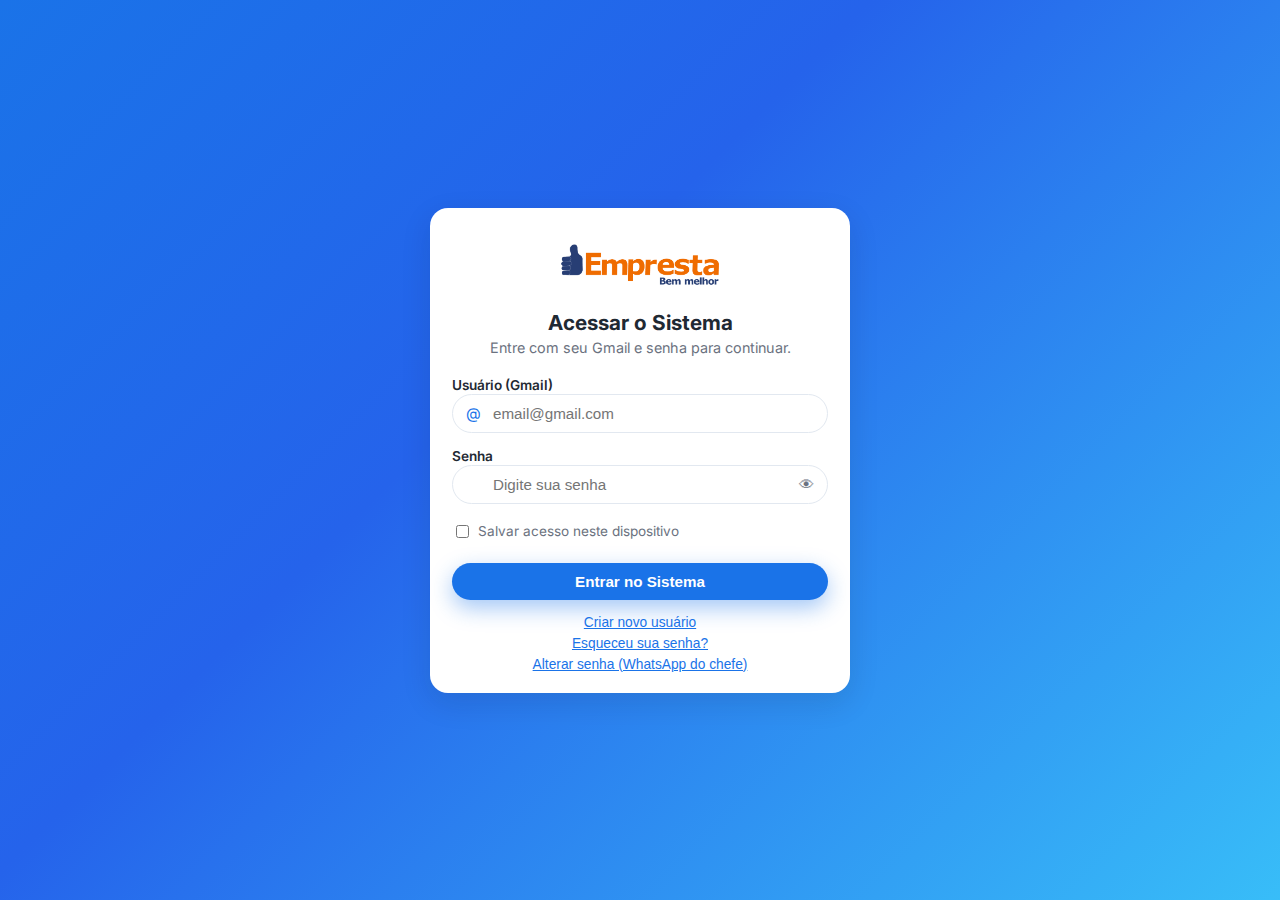
<file: index.html>
<!DOCTYPE html>
<html lang="pt-BR">
<head>
  <meta charset="UTF-8" />
  <meta name="viewport" content="width=device-width, initial-scale=1.0" />
  <title>Login — Sistema Financeiro</title>
  <link rel="stylesheet" href="css/style.css" />
  <link href="https://fonts.googleapis.com/css2?family=Inter:wght@400;500;600;700&display=swap" rel="stylesheet">
</head>

<body class="login-body">

  <div class="login-wrapper">
    <div class="login-card">

      <div class="login-header">
        <img src="icons/logo.png" class="login-logo" alt="Logo" />
        <h1 class="login-title">Acessar o Sistema</h1>
        <p class="login-subtitle">Entre com seu Gmail e senha para continuar.</p>
      </div>

      <!-- FORM LOGIN -->
      <form id="loginForm" class="login-form">

        <div>
          <label class="form-label" for="email">Usuário (Gmail)</label>
          <div class="input-box">
            <span class="input-icon">@</span>
            <input type="email" id="email" placeholder="email@gmail.com" required />
          </div>
        </div>

        <div>
          <label class="form-label" for="password">Senha</label>
          <div class="input-box">
            <span class="input-icon eye" id="togglePassword">👁</span>
            <input type="password" id="password" placeholder="Digite sua senha" required />
          </div>
        </div>

        <label class="remember-line">
          <input type="checkbox" id="rememberMe" />
          Salvar acesso neste dispositivo
        </label>

        <button type="submit" class="btn-primary full">Entrar no Sistema</button>
      </form>

      <div class="login-links">
        <button class="link" id="btnCreateUser">Criar novo usuário</button>
        <button class="link" id="btnForgotPassword">Esqueceu sua senha?</button>
        <button class="link" id="btnChangePassword">Alterar senha (WhatsApp do chefe)</button>
      </div>

    </div>
  </div>

  <!-- ============================= MODAL — CRIAR NOVO USUÁRIO ============================= -->
  <div class="modal-backdrop" id="modalCreateUser">
    <div class="modal-card">

      <div class="modal-header">
        <h2>Novo usuário</h2>
        <button class="modal-close" data-close="modalCreateUser">✕</button>
      </div>

      <p class="modal-info">
        Preencha os dados do novo usuário. O <strong>token de autorização (91710983)</strong> é obrigatório.
      </p>

      <form id="createUserForm">
        <div class="form-grid">

          <div class="form-group">
            <label for="newName">Nome completo</label>
            <input type="text" id="newName" required />
          </div>

          <div class="form-group">
            <label for="newCpf">CPF</label>
            <input type="text" id="newCpf" />
          </div>

          <div class="form-group full-width">
            <label for="newEmail">Gmail (usuario)</label>
            <input type="email" id="newEmail" required />
          </div>

          <div class="form-group">
            <label for="newPassword">Senha</label>
            <input type="password" id="newPassword" required />
          </div>

          <div class="form-group">
            <label for="newPasswordConfirm">Repetir senha</label>
            <input type="password" id="newPasswordConfirm" required />
          </div>

          <div class="form-group">
            <label for="newRole">Cargo</label>
            <select id="newRole" required>
              <option value="">Selecione...</option>
              <option value="caixa">Caixa</option>
              <option value="ficheiro">Ficheiro</option>
              <option value="motoboy">Motoboy</option>
              <option value="gerencia">Gerência</option>
              <option value="chefe">Chefe / Líder</option>
            </select>
          </div>

          <div class="form-group">
            <label for="newToken">Token de autorização</label>
            <input type="password" id="newToken" required />
            <span class="help-text">Informe o token fornecido pela liderança.</span>
          </div>

        </div>

        <div class="modal-actions">
          <button type="button" class="btn-secondary" data-close="modalCreateUser">Cancelar</button>
          <button type="submit" class="btn-primary">Salvar usuário</button>
        </div>

        <p id="createUserMessage" class="feedback-message"></p>
      </form>

    </div>
  </div>

  <!-- ============================= MODAL — ESQUECEU SENHA ============================= -->
  <div class="modal-backdrop" id="modalForgotPassword">
    <div class="modal-card small">

      <div class="modal-header">
        <h2>Esqueceu a senha?</h2>
        <button class="modal-close" data-close="modalForgotPassword">✕</button>
      </div>

      <p class="modal-info">
        Entre em contato com a gerência para redefinir sua senha.
      </p>

      <div class="modal-actions">
        <button type="button" class="btn-secondary" data-close="modalForgotPassword">Entendi</button>
      </div>

    </div>
  </div>

  <!-- ============================= MODAL — ALTERAR SENHA ============================= -->
  <div class="modal-backdrop" id="modalChangePassword">
    <div class="modal-card small">

      <div class="modal-header">
        <h2>Alterar senha</h2>
        <button class="modal-close" data-close="modalChangePassword">✕</button>
      </div>

      <p class="modal-info">
        Para alterar sua senha, fale com o chefe via WhatsApp:<br>
        <strong>(99) 99999-9999</strong>.
      </p>

      <div class="modal-actions">
        <a href="https://wa.me/5599999999999" target="_blank" class="btn-primary full" style="text-align:center;text-decoration:none;">Abrir WhatsApp</a>
      </div>

    </div>
  </div>

  <!-- TOAST -->
  <div class="toast" id="toast">
    <span id="toastMessage">Mensagem</span>
  </div>

  <!-- JS PRINCIPAL -->
  <script src="js/app.js"></script>

</body>
</html>
</file>
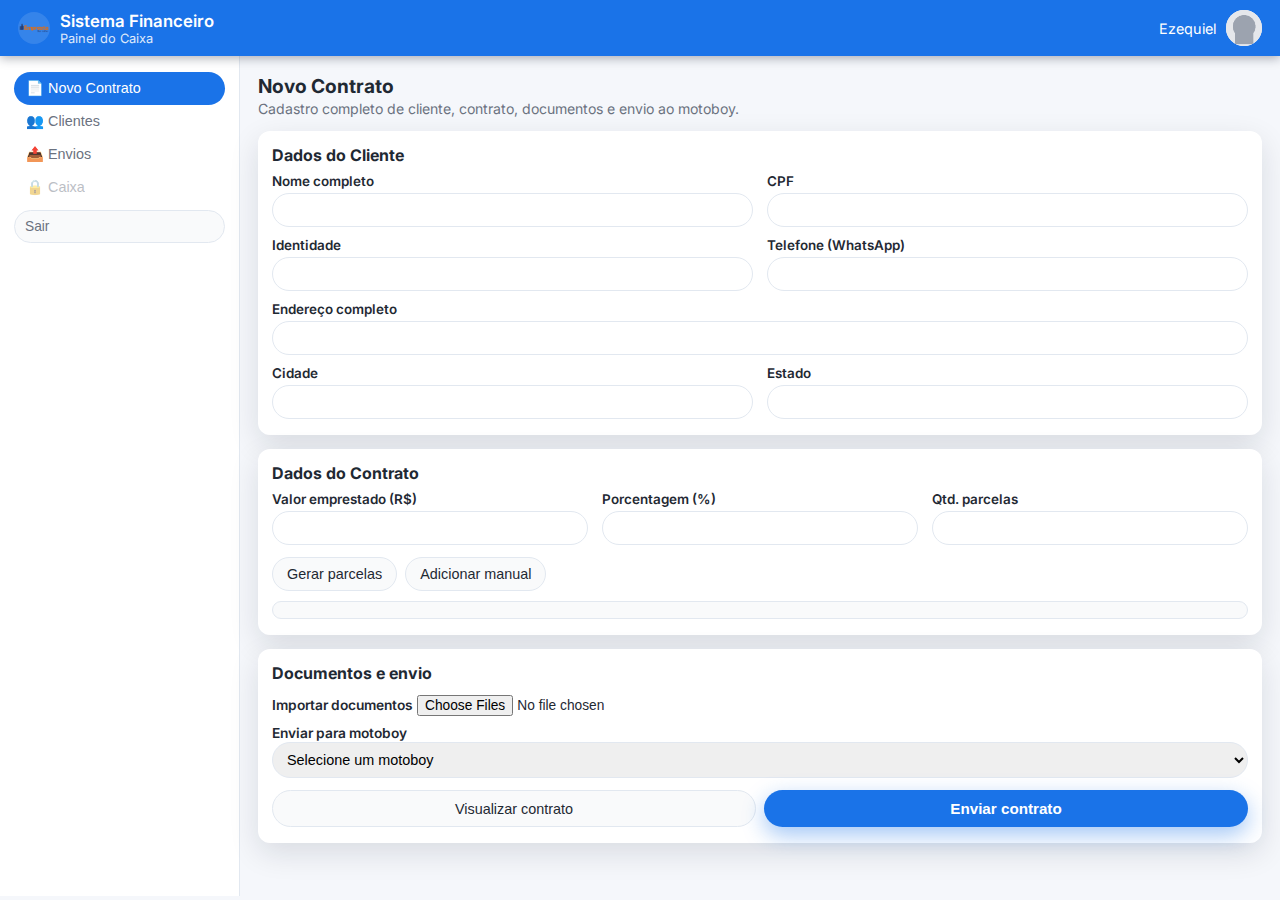
<file: caixa/caixa.html>
<!DOCTYPE html>
<html lang="pt-BR">
<head>
  <meta charset="UTF-8">
  <meta name="viewport" content="width=device-width, initial-scale=1.0">
  <title>Painel do Caixa</title>

  <link rel="stylesheet" href="../css/style.css">
  <link href="https://fonts.googleapis.com/css2?family=Inter:wght@400;500;600;700&display=swap" rel="stylesheet">

  <!-- ===================================================== -->
  <!-- CSS FINAL CORRIGIDO — MENU + SAIR + ESPAÇAMENTO       -->
  <!-- ===================================================== -->
  <style>
    html, body {
      overflow-x: hidden !important;
      max-width: 100% !important;
      font-family: "Inter", sans-serif;
    }

    /* ============================ MOBILE ============================ */
    @media (max-width: 900px) {

      /* LAYOUT */
      .panel-layout {
        flex-direction: column !important;
        width: 100% !important;
        overflow-x: hidden !important;
      }

      /* MENU SUPERIOR */
      .sidebar-new {
        position: sticky !important;
        top: 60px !important;
        z-index: 30 !important;

        width: 100% !important;
        padding: 8px 6px !important;
        background: #fff;
        border-bottom: 1px solid #e2e8f0;

        display: flex;
        justify-content: center !important;
        align-items: center !important;
      }

      .sidebar-user,
      .sidebar-section {
        display: none !important;
      }

      /* CONTAINER DOS BOTÕES */
      .sidebar-menu {
        width: 100% !important;
        display: flex;
        flex-direction: row;
        justify-content: space-between !important;
        align-items: center !important;
        gap: 6px !important;
      }

      /* BOTÕES DO MENU — altura igual, alinhamento perfeito */
      .sidebar-menu .menu-item,
      #btnLogout {
        flex: 1 !important;
        height: 36px !important;
        padding: 0 !important;

        display: flex !important;
        justify-content: center !important;
        align-items: center !important;

        font-size: 0.74rem !important;
        border-radius: 10px !important;
        white-space: nowrap !important;
      }

      /* ESTILO DO SAIR */
      #btnLogout {
        background: #fef2f2 !important;
        border: 1px solid #fecaca !important;
        color: #b91c1c !important;
      }

      /* CORREÇÃO DO TEXTO COLADO */
      .panel-main {
        margin-top: 90px !important;
        padding: 14px !important;
        width: 100% !important;
        overflow-x: hidden !important;
      }

      /* Espaço maior abaixo do "Novo Contrato" */
      .panel-header {
        margin-bottom: 26px !important;
      }

      .card-new,
      .form-item input,
      .form-item select,
      .form-grid-2,
      .form-grid-3 {
        max-width: 100% !important;
      }
    }
  </style>
</head>

<body class="panel-body">

  <!-- TOPBAR -->
  <header class="topbar">
    <div class="topbar-left">
      <img src="../icons/logo.png" class="topbar-logo" alt="Logo">
      <div class="topbar-info">
        <div class="topbar-title">Sistema Financeiro</div>
        <div style="font-size:0.8rem;opacity:.85;">Painel do Caixa</div>
      </div>
    </div>

    <div class="topbar-user">
      <span id="headerUserName">Ezequiel</span>
      <img src="../icons/user-default.png" id="headerAvatar" class="topbar-avatar" alt="Avatar">
    </div>
  </header>

  <!-- LAYOUT PRINCIPAL -->
  <div class="panel-layout">

    <!-- MENU SUPERIOR ALINHADO -->
    <aside class="sidebar-new">
      <nav class="sidebar-menu">

        <button class="menu-item active" data-section="novo-contrato">📄 Novo Contrato</button>
        <button class="menu-item" data-section="clientes">👥 Clientes</button>
        <button class="menu-item" data-section="envios">📤 Envios</button>
        <button class="menu-item disabled">🔒 Caixa</button>

        <!-- SAIR agora dentro do mesmo flex -->
        <button id="btnLogout" class="menu-item logout-btn">Sair</button>

      </nav>
    </aside>

    <!-- CONTEÚDO PRINCIPAL -->
    <main class="panel-main">

      <div class="panel-header">
        <h2 id="mainTitle">Novo Contrato
        </h2>
        <p class="panel-desc">Cadastro completo de cliente, contrato, documentos e envio ao motoboy.</p>
      </div>

      <!-- NOVO CONTRATO -->
      <section class="panel-section active" id="section-novo-contrato">
        <div class="card-new">
          <h3 class="card-title">Dados do Cliente</h3>

          <form id="contractForm">
            <div class="form-grid-2">

              <div class="form-item">
                <label>Nome completo</label>
                <input type="text" id="clienteNome">
              </div>

              <div class="form-item">
                <label>CPF</label>
                <input type="text" id="clienteCpf">
              </div>

              <div class="form-item">
                <label>Identidade</label>
                <input type="text" id="clienteRg">
              </div>

              <div class="form-item">
                <label>Telefone (WhatsApp)</label>
                <input type="text" id="clienteTelefone">
              </div>

              <div class="form-item full">
                <label>Endereço completo</label>
                <input type="text" id="clienteEndereco">
              </div>

              <div class="form-item">
                <label>Cidade</label>
                <input type="text" id="clienteCidade">
              </div>

              <div class="form-item">
                <label>Estado</label>
                <input type="text" maxlength="2" id="clienteEstado">
              </div>

            </div>
          </form>
        </div>

        <div class="card-new">
          <h3 class="card-title">Dados do Contrato</h3>

          <div class="form-grid-3">
            <div class="form-item">
              <label>Valor emprestado (R$)</label>
              <input type="number" id="valorEmprestimo">
            </div>

            <div class="form-item">
              <label>Porcentagem (%)</label>
              <input type="number" id="percentual">
            </div>

            <div class="form-item">
              <label>Qtd. parcelas</label>
              <input type="number" id="quantParcelas">
            </div>
          </div>

          <div class="action-row">
            <button class="btn-secondary" id="btnGerarParcelas">Gerar parcelas</button>
            <button class="btn-secondary" id="btnAdicionarParcela">Adicionar manual</button>
          </div>

          <div id="parcelListWrapper" class="parcel-box"></div>
        </div>

        <div class="card-new">
          <h3 class="card-title">Documentos e envio</h3>

          <label class="upload-label">Importar documentos</label>
          <input type="file" id="docsUpload" multiple class="upload-input">
          <div id="docsList" class="docs-list"></div>

          <label class="upload-label" style="margin-top:14px;">Enviar para motoboy</label>
          <select id="motoboySelect" class="select">
            <option value="">Selecione um motoboy</option>
          </select>

          <div class="action-row">
            <button class="btn-secondary full" id="btnVerContratoGerado">Visualizar contrato</button>
            <button class="btn-primary full" id="btnEnviarMotoboy">Enviar contrato</button>
          </div>
        </div>
      </section>

      <!-- CLIENTES -->
      <section class="panel-section" id="section-clientes">
        <div class="card-new">
          <h3 class="card-title">Clientes cadastrados</h3>
          <div id="clientesList"></div>
        </div>
      </section>

      <!-- ENVIOS -->
      <section class="panel-section" id="section-envios">
        <div class="card-new">
          <h3 class="card-title">Envios ao Motoboy</h3>
          <div id="enviosList"></div>
        </div>
      </section>

    </main>
  </div>

  <!-- TOAST -->
  <div class="toast" id="toast">
    <span id="toastMessage">Ação realizada.</span>
  </div>

  <script src="../js/caixa.js"></script>
</body>
</html>
</file>
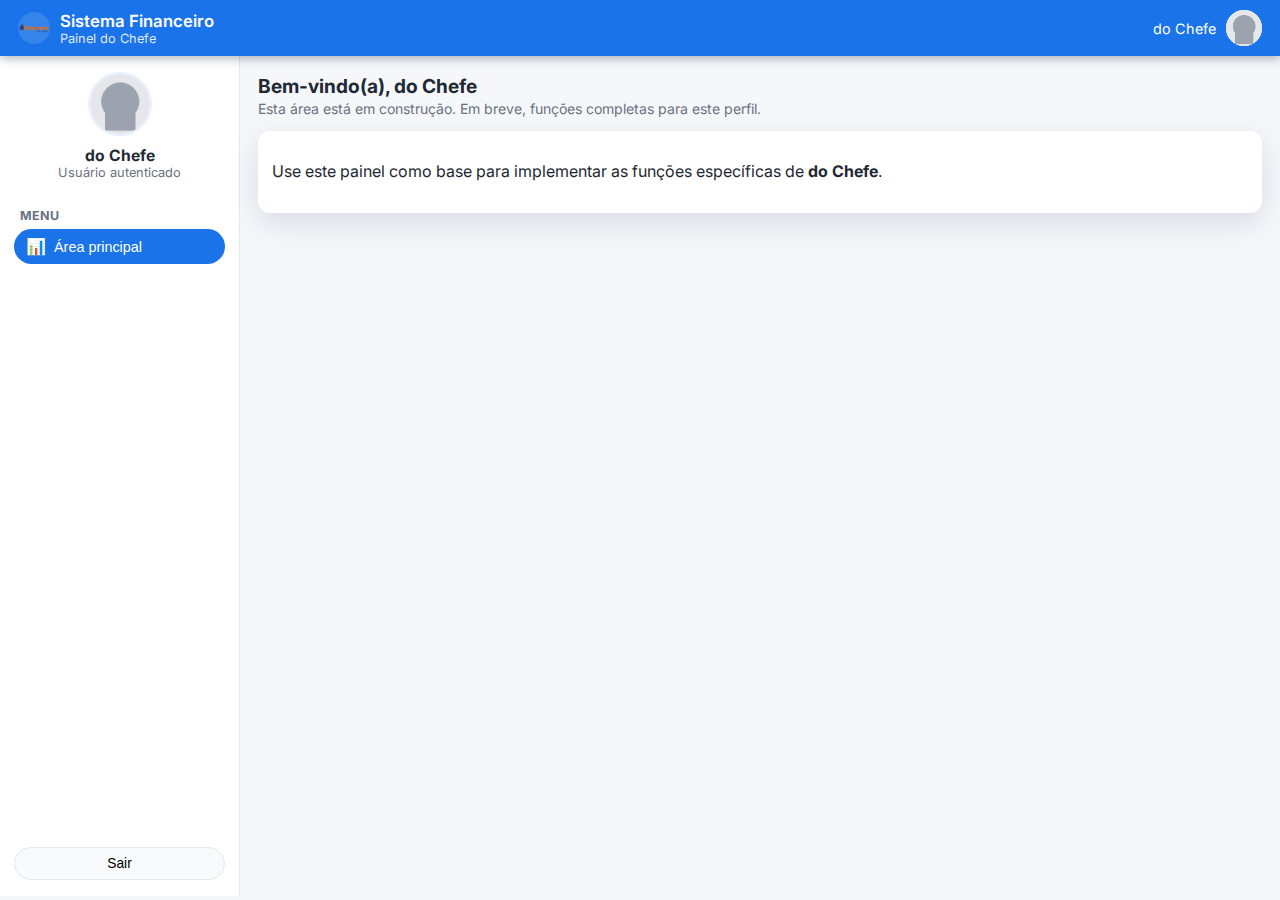
<file: chefe/chefe.html>
<!DOCTYPE html>
<html lang="pt-BR">
<head>
  <meta charset="UTF-8">
  <meta name="viewport" content="width=device-width, initial-scale=1.0">
  <title>Painel do Chefe</title>
  <link rel="stylesheet" href="../css/style.css">
  <link href="https://fonts.googleapis.com/css2?family=Inter:wght@400;500;600;700&display=swap" rel="stylesheet">
</head>
<body class="panel-body">

<header class="topbar">
  <div class="topbar-left">
    <img src="../icons/logo.png" class="topbar-logo" alt="Logo">
    <div class="topbar-info">
      <div class="topbar-title">Sistema Financeiro</div>
      <div style="font-size:0.8rem;opacity:.85;">Painel do Chefe</div>
    </div>
  </div>
  <div class="topbar-user">
    <span id="headerUserName">do Chefe</span>
    <img src="../icons/user-default.png" id="headerAvatar" class="topbar-avatar" alt="Avatar">
  </div>
</header>

<div class="panel-layout">
  <aside class="sidebar-new">
    <div class="sidebar-user">
      <img src="../icons/user-default.png" id="sidebarAvatar" class="sidebar-photo" alt="Avatar">
      <h3 id="sidebarName">do Chefe</h3>
      <p class="sidebar-role">Usuário autenticado</p>
    </div>

    <nav class="sidebar-menu">
      <h4 class="sidebar-section">Menu</h4>
      <button class="menu-item active">
        <span class="mi-icon">📊</span> Área principal
      </button>
    </nav>

    <button id="btnLogout" class="logout-btn">Sair</button>
  </aside>

  <main class="panel-main">
    <div class="panel-header">
      <h2>Bem-vindo(a), do Chefe</h2>
      <p class="panel-desc">Esta área está em construção. Em breve, funções completas para este perfil.</p>
    </div>

    <section class="panel-section active">
      <div class="card-new">
        <p>Use este painel como base para implementar as funções específicas de <strong>do Chefe</strong>.</p>
      </div>
    </section>
  </main>
</div>

<script>
  document.getElementById('btnLogout').addEventListener('click', () => {
    localStorage.removeItem('financeApp_currentUser');
    window.location.href = '../index.html';
  });
</script>

</body>
</html>
</file>
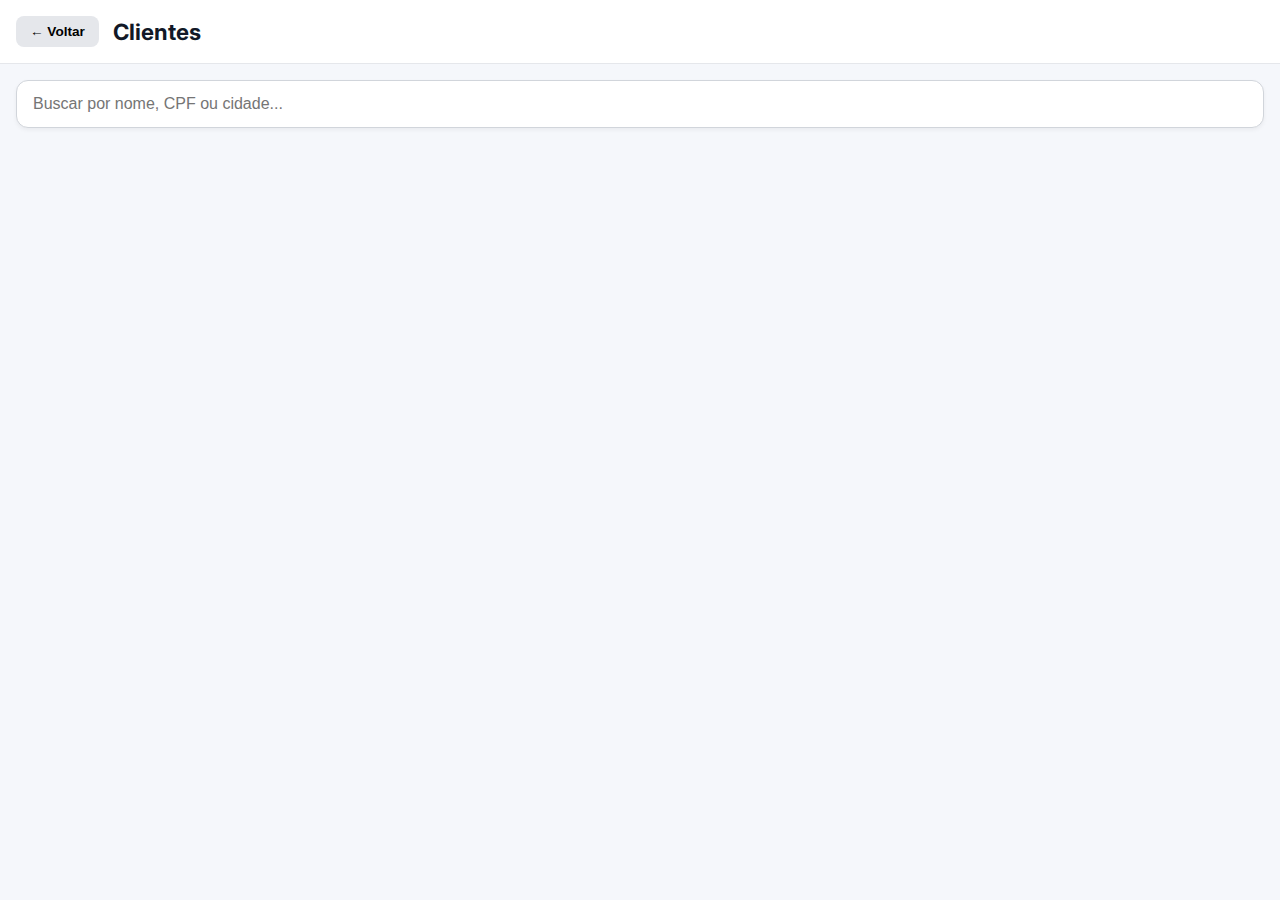
<file: ficha/clientes.html>
<!DOCTYPE html>
<html lang="pt-BR">
<head>
<meta charset="UTF-8">
<meta name="viewport" content="width=device-width, initial-scale=1.0">
<title>Clientes</title>

<link rel="stylesheet" href="../css/style.css">
<link href="https://fonts.googleapis.com/css2?family=Inter:wght@400;500;600;700&display=swap" rel="stylesheet">

<style>
  body {
    font-family: "Inter", sans-serif;
    background: #f5f7fb;
    padding: 0;
    margin: 0;
  }

  /* Header */
  .header {
    display: flex;
    align-items: center;
    gap: 14px;
    padding: 16px;
    background: white;
    border-bottom: 1px solid #e5e7eb;
  }

  .header-title {
    font-size: 1.4rem;
    font-weight: 700;
    color: #111827;
  }

  .btn-back {
    padding: 8px 14px;
    border-radius: 8px;
    background: #e5e7eb;
    cursor: pointer;
    font-size: 0.85rem;
    border: none;
    font-weight: 600;
    transition: 0.2s;
  }

  .btn-back:hover {
    background: #d1d5db;
  }

  /* Search Bar */
  .search-area {
    padding: 16px;
  }

  #clienteSearchInput {
    width: 100%;
    padding: 14px 16px;
    border: 1px solid #d1d5db;
    border-radius: 12px;
    font-size: 1rem;
    background: white;
    box-shadow: 0 2px 4px rgba(0,0,0,0.05);
  }

  /* City block */
  .city-block {
    margin: 18px 16px;
    background: white;
    border-radius: 12px;
    padding: 16px;
    box-shadow: 0 2px 6px rgba(0,0,0,0.06);
  }

  .city-title {
    font-size: 1.1rem;
    font-weight: 700;
    color: #374151;
    margin-bottom: 10px;
  }

  /* Client item */
  .client-item {
    padding: 12px;
    background: #f9fafb;
    border: 1px solid #e5e7eb;
    border-radius: 10px;
    margin-bottom: 10px;
  }

  .client-name {
    font-size: 1rem;
    font-weight: 600;
    color: #111827;
  }

  .client-info {
    font-size: 0.85rem;
    color: #6b7280;
    margin-top: 4px;
  }

  /* Buttons */
  .btn-actions {
    margin-top: 10px;
    display: flex;
    gap: 10px;
  }

  .btn-view, .btn-renew {
    flex: 1;
    padding: 10px;
    border-radius: 8px;
    font-weight: 600;
    font-size: 0.85rem;
    cursor: pointer;
    border: none;
  }

  .btn-view {
    background: #e0f2fe;
    color: #0369a1;
  }

  .btn-renew {
    background: #dcfce7;
    color: #166534;
  }

  .btn-view:hover { background: #bae6fd; }
  .btn-renew:hover { background: #bbf7d0; }

  /* Contract details */
  #clienteContratosDetalhes {
    margin: 20px 16px;
  }

  .contract-box {
    background: white;
    border-radius: 12px;
    padding: 16px;
    box-shadow: 0 2px 6px rgba(0,0,0,0.06);
    margin-bottom: 12px;
  }

  .contract-title {
    font-size: 1rem;
    font-weight: 700;
    color: #1f2937;
  }

  .contract-actions {
    margin-top: 10px;
    display: flex;
    gap: 10px;
  }
</style>

</head>

<body>

  <!-- Header -->
  <div class="header">
    <button class="btn-back" onclick="window.location.href='ficha.html'">← Voltar</button>
    <div class="header-title">Clientes</div>
  </div>

  <!-- Search Bar -->
  <div class="search-area">
    <input id="clienteSearchInput"
           type="text"
           placeholder="Buscar por nome, CPF ou cidade...">
  </div>

  <!-- Resultados dos clientes agrupados -->
  <div id="clientesResultado"></div>

  <!-- Detalhes dos contratos -->
  <div id="clienteContratosDetalhes"></div>


  <!-- Scripts NECESSÁRIOS -->
  <script src="../js/contratos.js"></script>

  <!-- JÁ CHAMANDO O SCRIPT clientes.js QUE VAMOS CRIAR EM SEGUIDA -->
  <script src="../js/clientes.js"></script>

</body>
</html>
</file>
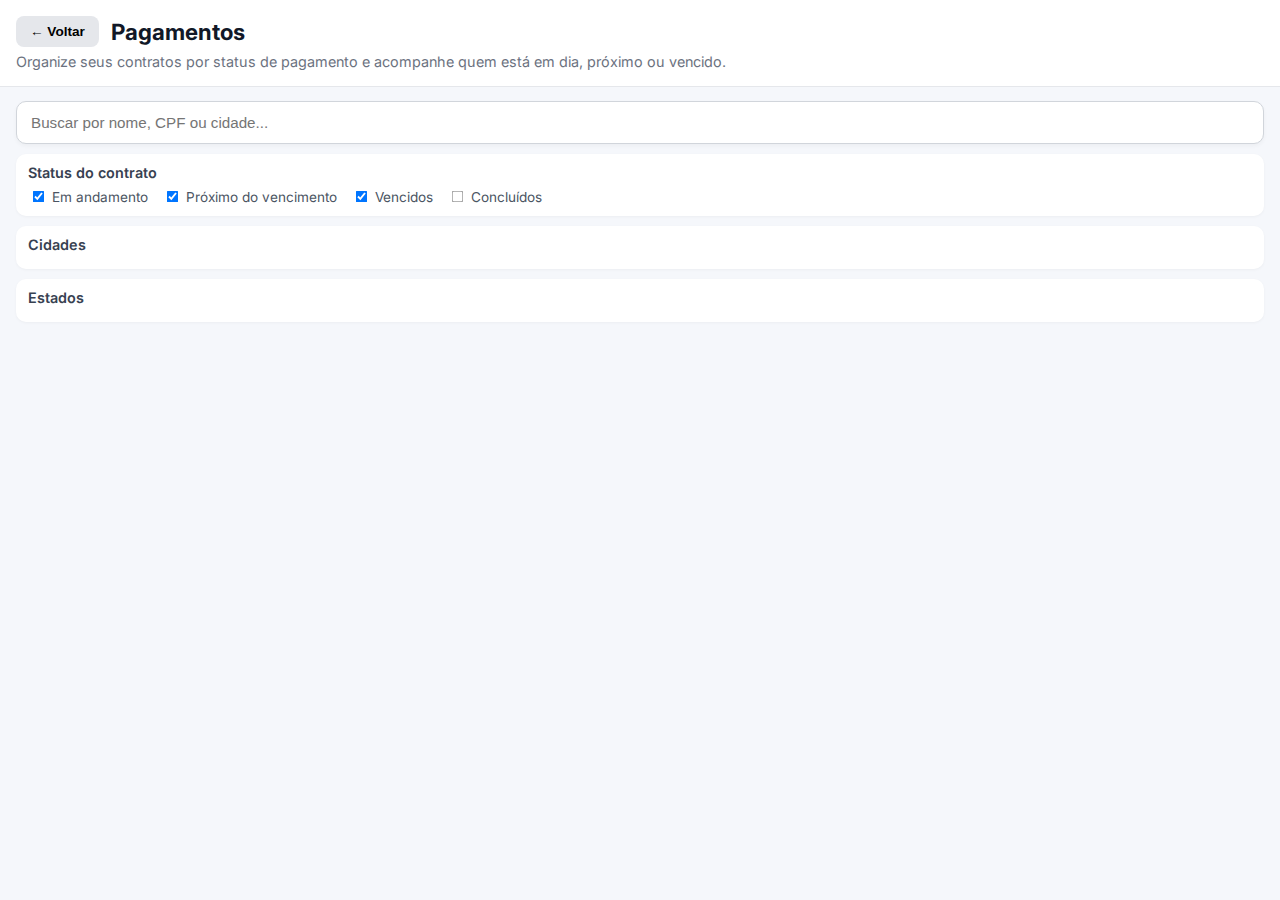
<file: ficha/pagamentos.html>
<!DOCTYPE html>
<html lang="pt-BR">
<head>
<meta charset="UTF-8">
<meta name="viewport" content="width=device-width, initial-scale=1.0">
<title>Pagamentos</title>

<link rel="stylesheet" href="../css/style.css">
<link href="https://fonts.googleapis.com/css2?family=Inter:wght@400;500;600;700&display=swap" rel="stylesheet">

<style>
  body {
    font-family: "Inter", sans-serif;
    background: #f5f7fb;
    padding: 0;
    margin: 0;
  }

  /* Header */
  .header {
    display: flex;
    flex-direction: column;
    gap: 6px;
    padding: 16px;
    background: white;
    border-bottom: 1px solid #e5e7eb;
  }

  .header-top {
    display: flex;
    align-items: center;
    gap: 12px;
  }

  .header-title {
    font-size: 1.4rem;
    font-weight: 700;
    color: #111827;
  }

  .header-subtitle {
    font-size: 0.9rem;
    color: #6b7280;
  }

  .btn-back {
    padding: 8px 14px;
    border-radius: 8px;
    background: #e5e7eb;
    cursor: pointer;
    font-size: 0.85rem;
    border: none;
    font-weight: 600;
    transition: 0.2s;
  }

  .btn-back:hover {
    background: #d1d5db;
  }

  /* Search */
  .search-area {
    padding: 14px 16px 4px 16px;
  }

  #pagSearchInput {
    width: 100%;
    padding: 12px 14px;
    border-radius: 10px;
    border: 1px solid #d1d5db;
    font-size: 0.95rem;
    background: white;
    box-shadow: 0 2px 4px rgba(0,0,0,0.04);
  }

  /* Filters */
  .filters-wrapper {
    padding: 6px 16px 10px 16px;
    display: flex;
    flex-direction: column;
    gap: 10px;
  }

  .filters-group {
    background: #ffffff;
    border-radius: 10px;
    padding: 10px 12px;
    box-shadow: 0 1px 3px rgba(0,0,0,0.04);
  }

  .filters-title {
    font-size: 0.9rem;
    font-weight: 600;
    color: #374151;
    margin-bottom: 6px;
  }

  .filters-options {
    display: flex;
    flex-wrap: wrap;
    gap: 8px 14px;
    font-size: 0.85rem;
    color: #4b5563;
  }

  .filters-options label {
    display: flex;
    align-items: center;
    gap: 4px;
    cursor: pointer;
  }

  .filters-options input[type="checkbox"] {
    transform: scale(0.9);
  }

  /* Resultado */
  #pagamentosResultado {
    padding: 10px 16px 24px 16px;
  }

  .city-block {
    margin-bottom: 16px;
    background: white;
    border-radius: 12px;
    padding: 14px;
    box-shadow: 0 2px 6px rgba(0,0,0,0.05);
  }

  .city-title {
    font-size: 1.05rem;
    font-weight: 700;
    color: #374151;
    margin-bottom: 8px;
  }

  .cliente-bloco {
    border-top: 1px solid #e5e7eb;
    padding-top: 10px;
    margin-top: 10px;
  }

  .cliente-nome {
    font-size: 0.95rem;
    font-weight: 600;
    color: #111827;
  }

  .cliente-doc {
    font-size: 0.8rem;
    color: #6b7280;
    margin-top: 2px;
  }

  /* Contratos */
  .contrato-card {
    margin-top: 8px;
    padding: 10px 10px;
    border-radius: 10px;
    border: 1px solid #e5e7eb;
    background: #f9fafb;
  }

  .contrato-linha-top {
    display: flex;
    justify-content: space-between;
    align-items: center;
    gap: 6px;
    margin-bottom: 4px;
  }

  .contrato-id {
    font-size: 0.8rem;
    color: #6b7280;
  }

  .status-badge {
    padding: 4px 8px;
    border-radius: 999px;
    font-size: 0.75rem;
    font-weight: 600;
    display: inline-flex;
    align-items: center;
    gap: 4px;
  }

  .status-andamento {
    background: #dcfce7;
    color: #166534;
  }

  .status-proximo {
    background: #fef9c3;
    color: #854d0e;
  }

  .status-vencido {
    background: #fee2e2;
    color: #b91c1c;
  }

  .status-concluido {
    background: #e5e7eb;
    color: #374151;
  }

  .contrato-info {
    font-size: 0.8rem;
    color: #4b5563;
    margin-top: 4px;
  }

  .contrato-acoes {
    display: flex;
    flex-direction: column;
    gap: 6px;
    margin-top: 8px;
  }

  .parcela-linha {
    font-size: 0.8rem;
    color: #4b5563;
  }

  .parcela-linha strong {
    font-weight: 600;
  }

  .checkbox-pagar {
    display: flex;
    align-items: center;
    gap: 6px;
    font-size: 0.8rem;
    color: #374151;
    margin-top: 4px;
  }

  .checkbox-pagar input {
    transform: scale(0.9);
  }

  .contrato-botoes {
    display: flex;
    gap: 8px;
    margin-top: 6px;
  }

  .btn-mini {
    flex: 1;
    padding: 7px 8px;
    border-radius: 8px;
    border: none;
    font-size: 0.78rem;
    font-weight: 600;
    cursor: pointer;
  }

  .btn-pdf {
    background: #e0f2fe;
    color: #0369a1;
  }

  .btn-pdf:hover {
    background: #bae6fd;
  }

  .info-empty {
    text-align: center;
    font-size: 0.9rem;
    color: #6b7280;
    margin-top: 20px;
  }
</style>
</head>

<body>

  <!-- Header -->
  <div class="header">
    <div class="header-top">
      <button class="btn-back" onclick="window.location.href='ficha.html'">← Voltar</button>
      <div class="header-title">Pagamentos</div>
    </div>
    <div class="header-subtitle">
      Organize seus contratos por status de pagamento e acompanhe quem está em dia, próximo ou vencido.
    </div>
  </div>

  <!-- Busca -->
  <div class="search-area">
    <input id="pagSearchInput"
           type="text"
           placeholder="Buscar por nome, CPF ou cidade...">
  </div>

  <!-- Filtros -->
  <div class="filters-wrapper">

    <!-- Filtros de status -->
    <div class="filters-group">
      <div class="filters-title">Status do contrato</div>
      <div class="filters-options">
        <label><input type="checkbox" id="filtroStatusAndamento" checked> Em andamento</label>
        <label><input type="checkbox" id="filtroStatusProximo" checked> Próximo do vencimento</label>
        <label><input type="checkbox" id="filtroStatusVencido" checked> Vencidos</label>
        <label><input type="checkbox" id="filtroStatusConcluido"> Concluídos</label>
      </div>
    </div>

    <!-- Filtros dinâmicos de cidade -->
    <div class="filters-group">
      <div class="filters-title">Cidades</div>
      <div class="filters-options" id="filtrosCidades">
        <!-- checkboxes de cidades serão preenchidos via JS -->
      </div>
    </div>

    <!-- Filtros dinâmicos de estado -->
    <div class="filters-group">
      <div class="filters-title">Estados</div>
      <div class="filters-options" id="filtrosEstados">
        <!-- checkboxes de estados serão preenchidos via JS -->
      </div>
    </div>

  </div>

  <!-- Resultado -->
  <div id="pagamentosResultado"></div>

  <!-- Scripts -->
  <script src="../js/contratos.js"></script>
  <script src="../js/pagamentos.js"></script>

</body>
</html>
</file>
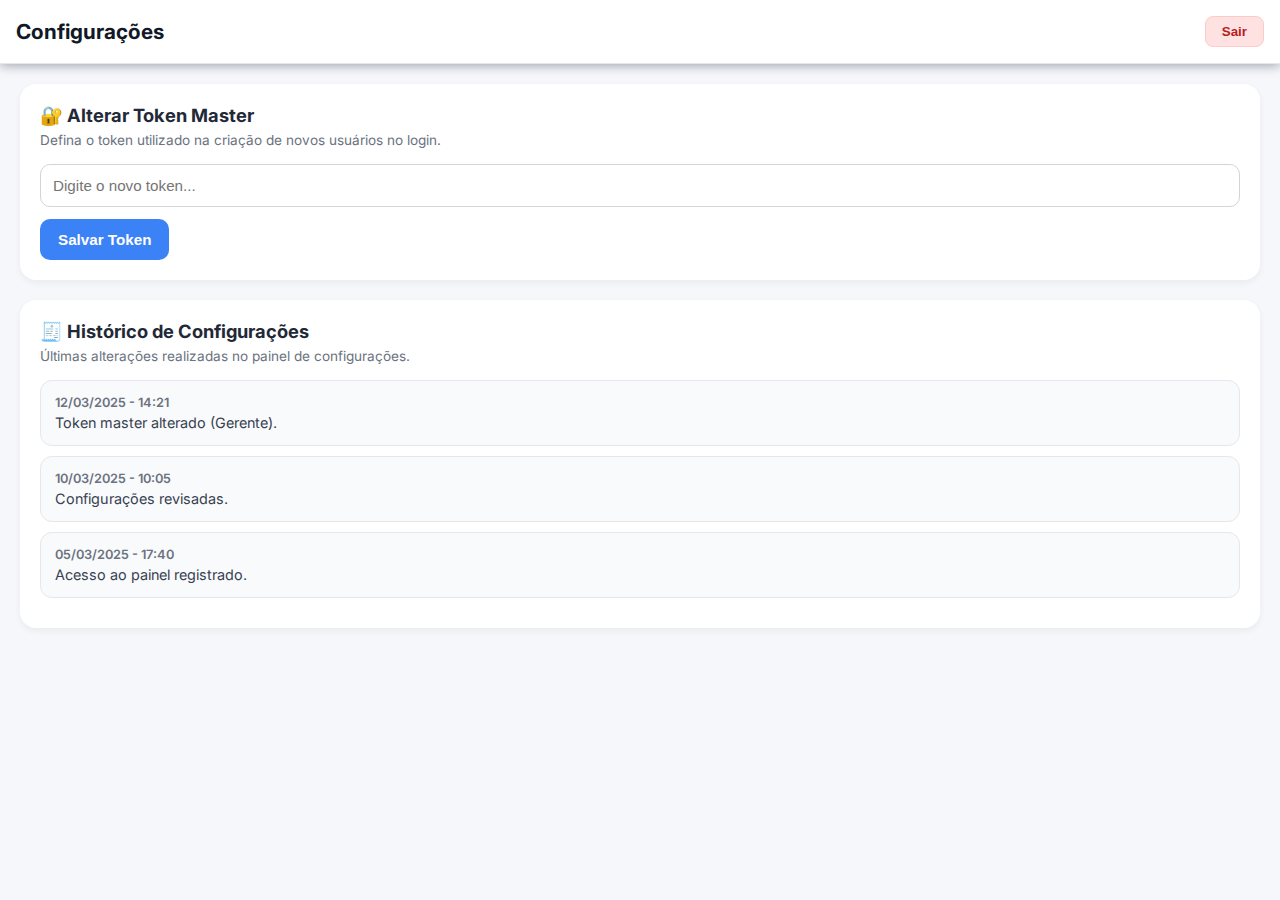
<file: gerencia/configuracoes.html>
<!DOCTYPE html>
<html lang="pt-BR">
<head>
<meta charset="UTF-8">
<meta name="viewport" content="width=device-width, initial-scale=1.0">
<title>Configurações — Painel da Gerência</title>

<link rel="stylesheet" href="../css/style.css">
<link href="https://fonts.googleapis.com/css2?family=Inter:wght@400;500;600;700&display=swap" rel="stylesheet">

<style>
  body {
    background: #f5f7fb;
    font-family: "Inter", sans-serif;
    margin: 0;
    padding: 0;
  }

  .topbar {
    background: white;
    padding: 16px;
    border-bottom: 1px solid #e5e7eb;
    display: flex;
    justify-content: space-between;
    align-items: center;
  }

  .topbar-title {
    font-size: 1.3rem;
    font-weight: 700;
    color: #111827;
  }

  #btnLogoutHeader {
    background: #fee2e2;
    border: 1px solid #fecaca;
    color: #b91c1c;
    padding: 7px 16px;
    border-radius: 8px;
    font-weight: 600;
    cursor: pointer;
    transition: 0.2s;
  }

  #btnLogoutHeader:hover {
    background: #fecaca;
  }

  .wrapper {
    padding: 20px;
  }

  .section-block {
    background: white;
    padding: 20px;
    border-radius: 16px;
    margin-bottom: 20px;
    box-shadow: 0 3px 7px rgba(0,0,0,0.05);
  }

  .section-title {
    font-size: 1.15rem;
    font-weight: 700;
    color: #1f2937;
    margin-bottom: 6px;
  }

  .section-desc {
    font-size: 0.85rem;
    color: #6b7280;
    margin-bottom: 16px;
  }

  /* TOKEN */
  .token-input {
    width: 100%;
    padding: 12px;
    border-radius: 10px;
    border: 1px solid #d1d5db;
    font-size: 0.95rem;
    margin-bottom: 12px;
  }

  .btn-save {
    padding: 12px 18px;
    background: #3b82f6;
    border: none;
    border-radius: 10px;
    color: white;
    font-weight: 600;
    font-size: 0.95rem;
    cursor: pointer;
    transition: 0.2s;
  }

  .btn-save:hover {
    background: #2563eb;
  }

  /* HISTÓRICO */
  .history-item {
    background: #f9fafb;
    border: 1px solid #e5e7eb;
    padding: 14px;
    border-radius: 12px;
    margin-bottom: 10px;
  }

  .history-date {
    font-size: 0.8rem;
    font-weight: 600;
    color: #6b7280;
    margin-bottom: 4px;
  }

  .history-text {
    font-size: 0.9rem;
    color: #374151;
  }

</style>
</head>

<body>

<!-- TOPBAR -->
<header class="topbar">
  <div class="topbar-title">Configurações</div>
  <button id="btnLogoutHeader">Sair</button>
</header>

<main class="wrapper">

  <!-- ALTERAR TOKEN MASTER -->
  <div class="section-block">
    <div class="section-title">🔐 Alterar Token Master</div>
    <div class="section-desc">Defina o token utilizado na criação de novos usuários no login.</div>

    <input id="novoToken" type="text" class="token-input" placeholder="Digite o novo token...">

    <button class="btn-save" id="btnSalvarToken">Salvar Token</button>
  </div>

  <!-- HISTÓRICO -->
  <div class="section-block">
    <div class="section-title">🧾 Histórico de Configurações</div>
    <div class="section-desc">Últimas alterações realizadas no painel de configurações.</div>

    <!-- APENAS VISUAL, SEM JS AINDA -->
    <div class="history-item">
      <div class="history-date">12/03/2025 - 14:21</div>
      <div class="history-text">Token master alterado (Gerente).</div>
    </div>

    <div class="history-item">
      <div class="history-date">10/03/2025 - 10:05</div>
      <div class="history-text">Configurações revisadas.</div>
    </div>

    <div class="history-item">
      <div class="history-date">05/03/2025 - 17:40</div>
      <div class="history-text">Acesso ao painel registrado.</div>
    </div>
  </div>

</main>

<!-- LOGOUT -->
<script>
  document.getElementById("btnLogoutHeader").addEventListener("click", () => {
    localStorage.removeItem("financeApp_currentUser");
    window.location.href = "../index.html";
  });
</script>

</body>
</html>
</file>
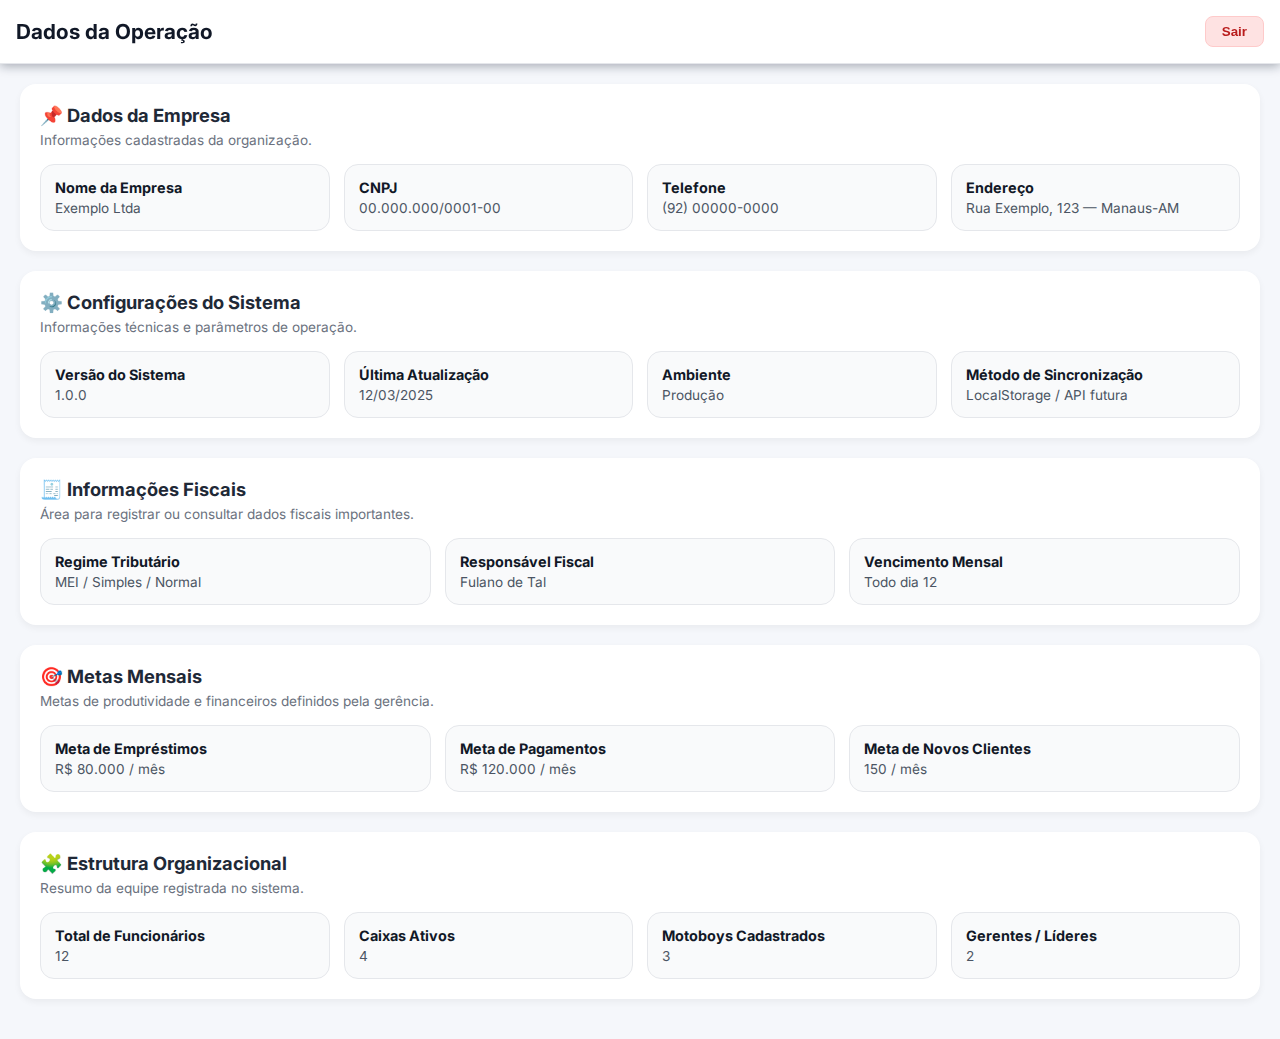
<file: gerencia/dados.html>
<!DOCTYPE html>
<html lang="pt-BR">
<head>
<meta charset="UTF-8">
<meta name="viewport" content="width=device-width, initial-scale=1.0">
<title>Dados da Operação — Painel da Gerência</title>

<link rel="stylesheet" href="../css/style.css">
<link href="https://fonts.googleapis.com/css2?family=Inter:wght@400;500;600;700&display=swap" rel="stylesheet">

<style>
  body {
    background: #f5f7fb;
    font-family: "Inter", sans-serif;
    margin: 0;
    padding: 0;
  }

  .topbar {
    background: white;
    padding: 16px;
    border-bottom: 1px solid #e5e7eb;
    display: flex;
    justify-content: space-between;
    align-items: center;
  }

  .topbar-title {
    font-size: 1.3rem;
    font-weight: 700;
    color: #111827;
  }

  #btnLogoutHeader {
    background: #fee2e2;
    border: 1px solid #fecaca;
    color: #b91c1c;
    padding: 7px 16px;
    border-radius: 8px;
    font-weight: 600;
    cursor: pointer;
    transition: 0.2s;
  }

  #btnLogoutHeader:hover {
    background: #fecaca;
  }

  .wrapper {
    padding: 20px;
  }

  .section-block {
    background: white;
    padding: 20px;
    border-radius: 16px;
    margin-bottom: 20px;
    box-shadow: 0 3px 7px rgba(0,0,0,0.05);
  }

  .section-title {
    font-size: 1.15rem;
    font-weight: 700;
    color: #1f2937;
    margin-bottom: 6px;
  }

  .section-desc {
    font-size: 0.85rem;
    color: #6b7280;
    margin-bottom: 16px;
  }

  .info-grid {
    display: grid;
    grid-template-columns: repeat(auto-fit, minmax(260px, 1fr));
    gap: 14px;
  }

  .info-card {
    background: #f9fafb;
    border: 1px solid #e5e7eb;
    border-radius: 14px;
    padding: 14px;
  }

  .info-title {
    font-size: 0.9rem;
    font-weight: 700;
    margin-bottom: 4px;
    color: #111827;
  }

  .info-value {
    font-size: 0.85rem;
    color: #4b5563;
  }
</style>
</head>

<body>

<!-- TOPBAR -->
<header class="topbar">
  <div class="topbar-title">Dados da Operação</div>
  <button id="btnLogoutHeader">Sair</button>
</header>

<main class="wrapper">

  <!-- 📌 DADOS DA EMPRESA -->
  <div class="section-block">
    <div class="section-title">📌 Dados da Empresa</div>
    <div class="section-desc">Informações cadastradas da organização.</div>

    <div class="info-grid">
      <div class="info-card">
        <div class="info-title">Nome da Empresa</div>
        <div class="info-value">Exemplo Ltda</div>
      </div>

      <div class="info-card">
        <div class="info-title">CNPJ</div>
        <div class="info-value">00.000.000/0001-00</div>
      </div>

      <div class="info-card">
        <div class="info-title">Telefone</div>
        <div class="info-value">(92) 00000-0000</div>
      </div>

      <div class="info-card">
        <div class="info-title">Endereço</div>
        <div class="info-value">Rua Exemplo, 123 — Manaus-AM</div>
      </div>
    </div>
  </div>

  <!-- ⚙️ CONFIGURAÇÕES DO SISTEMA -->
  <div class="section-block">
    <div class="section-title">⚙️ Configurações do Sistema</div>
    <div class="section-desc">Informações técnicas e parâmetros de operação.</div>

    <div class="info-grid">
      <div class="info-card">
        <div class="info-title">Versão do Sistema</div>
        <div class="info-value">1.0.0</div>
      </div>

      <div class="info-card">
        <div class="info-title">Última Atualização</div>
        <div class="info-value">12/03/2025</div>
      </div>

      <div class="info-card">
        <div class="info-title">Ambiente</div>
        <div class="info-value">Produção</div>
      </div>

      <div class="info-card">
        <div class="info-title">Método de Sincronização</div>
        <div class="info-value">LocalStorage / API futura</div>
      </div>
    </div>
  </div>

  <!-- 🧾 INFORMAÇÕES FISCAIS -->
  <div class="section-block">
    <div class="section-title">🧾 Informações Fiscais</div>
    <div class="section-desc">Área para registrar ou consultar dados fiscais importantes.</div>

    <div class="info-grid">
      <div class="info-card">
        <div class="info-title">Regime Tributário</div>
        <div class="info-value">MEI / Simples / Normal</div>
      </div>

      <div class="info-card">
        <div class="info-title">Responsável Fiscal</div>
        <div class="info-value">Fulano de Tal</div>
      </div>

      <div class="info-card">
        <div class="info-title">Vencimento Mensal</div>
        <div class="info-value">Todo dia 12</div>
      </div>
    </div>
  </div>

  <!-- 🎯 METAS DA OPERAÇÃO -->
  <div class="section-block">
    <div class="section-title">🎯 Metas Mensais</div>
    <div class="section-desc">Metas de produtividade e financeiros definidos pela gerência.</div>

    <div class="info-grid">
      <div class="info-card">
        <div class="info-title">Meta de Empréstimos</div>
        <div class="info-value">R$ 80.000 / mês</div>
      </div>

      <div class="info-card">
        <div class="info-title">Meta de Pagamentos</div>
        <div class="info-value">R$ 120.000 / mês</div>
      </div>

      <div class="info-card">
        <div class="info-title">Meta de Novos Clientes</div>
        <div class="info-value">150 / mês</div>
      </div>
    </div>
  </div>

  <!-- 🧩 ESTRUTURA ORGANIZACIONAL -->
  <div class="section-block">
    <div class="section-title">🧩 Estrutura Organizacional</div>
    <div class="section-desc">Resumo da equipe registrada no sistema.</div>

    <div class="info-grid">
      <div class="info-card">
        <div class="info-title">Total de Funcionários</div>
        <div class="info-value">12</div>
      </div>

      <div class="info-card">
        <div class="info-title">Caixas Ativos</div>
        <div class="info-value">4</div>
      </div>

      <div class="info-card">
        <div class="info-title">Motoboys Cadastrados</div>
        <div class="info-value">3</div>
      </div>

      <div class="info-card">
        <div class="info-title">Gerentes / Líderes</div>
        <div class="info-value">2</div>
      </div>
    </div>
  </div>

</main>

<!-- LOGOUT -->
<script>
  document.getElementById("btnLogoutHeader").addEventListener("click", () => {
    localStorage.removeItem("financeApp_currentUser");
    window.location.href = "../index.html";
  });
</script>

</body>
</html>
</file>
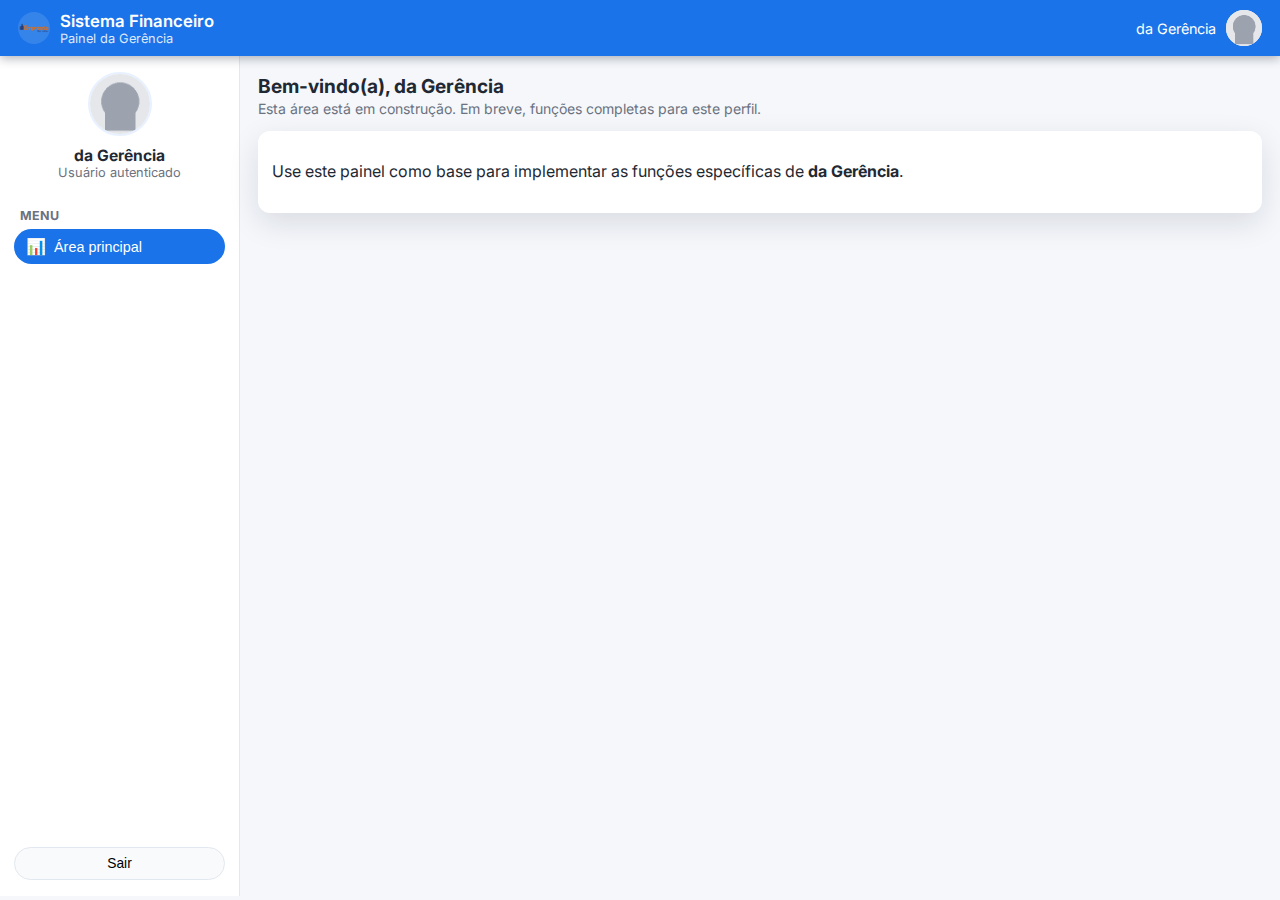
<file: gerencia/gerencia.html>
<!DOCTYPE html>
<html lang="pt-BR">
<head>
  <meta charset="UTF-8">
  <meta name="viewport" content="width=device-width, initial-scale=1.0">
  <title>Painel da Gerência</title>
  <link rel="stylesheet" href="../css/style.css">
  <link href="https://fonts.googleapis.com/css2?family=Inter:wght@400;500;600;700&display=swap" rel="stylesheet">
</head>
<body class="panel-body">

<header class="topbar">
  <div class="topbar-left">
    <img src="../icons/logo.png" class="topbar-logo" alt="Logo">
    <div class="topbar-info">
      <div class="topbar-title">Sistema Financeiro</div>
      <div style="font-size:0.8rem;opacity:.85;">Painel da Gerência</div>
    </div>
  </div>
  <div class="topbar-user">
    <span id="headerUserName">da Gerência</span>
    <img src="../icons/user-default.png" id="headerAvatar" class="topbar-avatar" alt="Avatar">
  </div>
</header>

<div class="panel-layout">
  <aside class="sidebar-new">
    <div class="sidebar-user">
      <img src="../icons/user-default.png" id="sidebarAvatar" class="sidebar-photo" alt="Avatar">
      <h3 id="sidebarName">da Gerência</h3>
      <p class="sidebar-role">Usuário autenticado</p>
    </div>

    <nav class="sidebar-menu">
      <h4 class="sidebar-section">Menu</h4>
      <button class="menu-item active">
        <span class="mi-icon">📊</span> Área principal
      </button>
    </nav>

    <button id="btnLogout" class="logout-btn">Sair</button>
  </aside>

  <main class="panel-main">
    <div class="panel-header">
      <h2>Bem-vindo(a), da Gerência</h2>
      <p class="panel-desc">Esta área está em construção. Em breve, funções completas para este perfil.</p>
    </div>

    <section class="panel-section active">
      <div class="card-new">
        <p>Use este painel como base para implementar as funções específicas de <strong>da Gerência</strong>.</p>
      </div>
    </section>
  </main>
</div>

<script>
  document.getElementById('btnLogout').addEventListener('click', () => {
    localStorage.removeItem('financeApp_currentUser');
    window.location.href = '../index.html';
  });
</script>

</body>
</html>
</file>
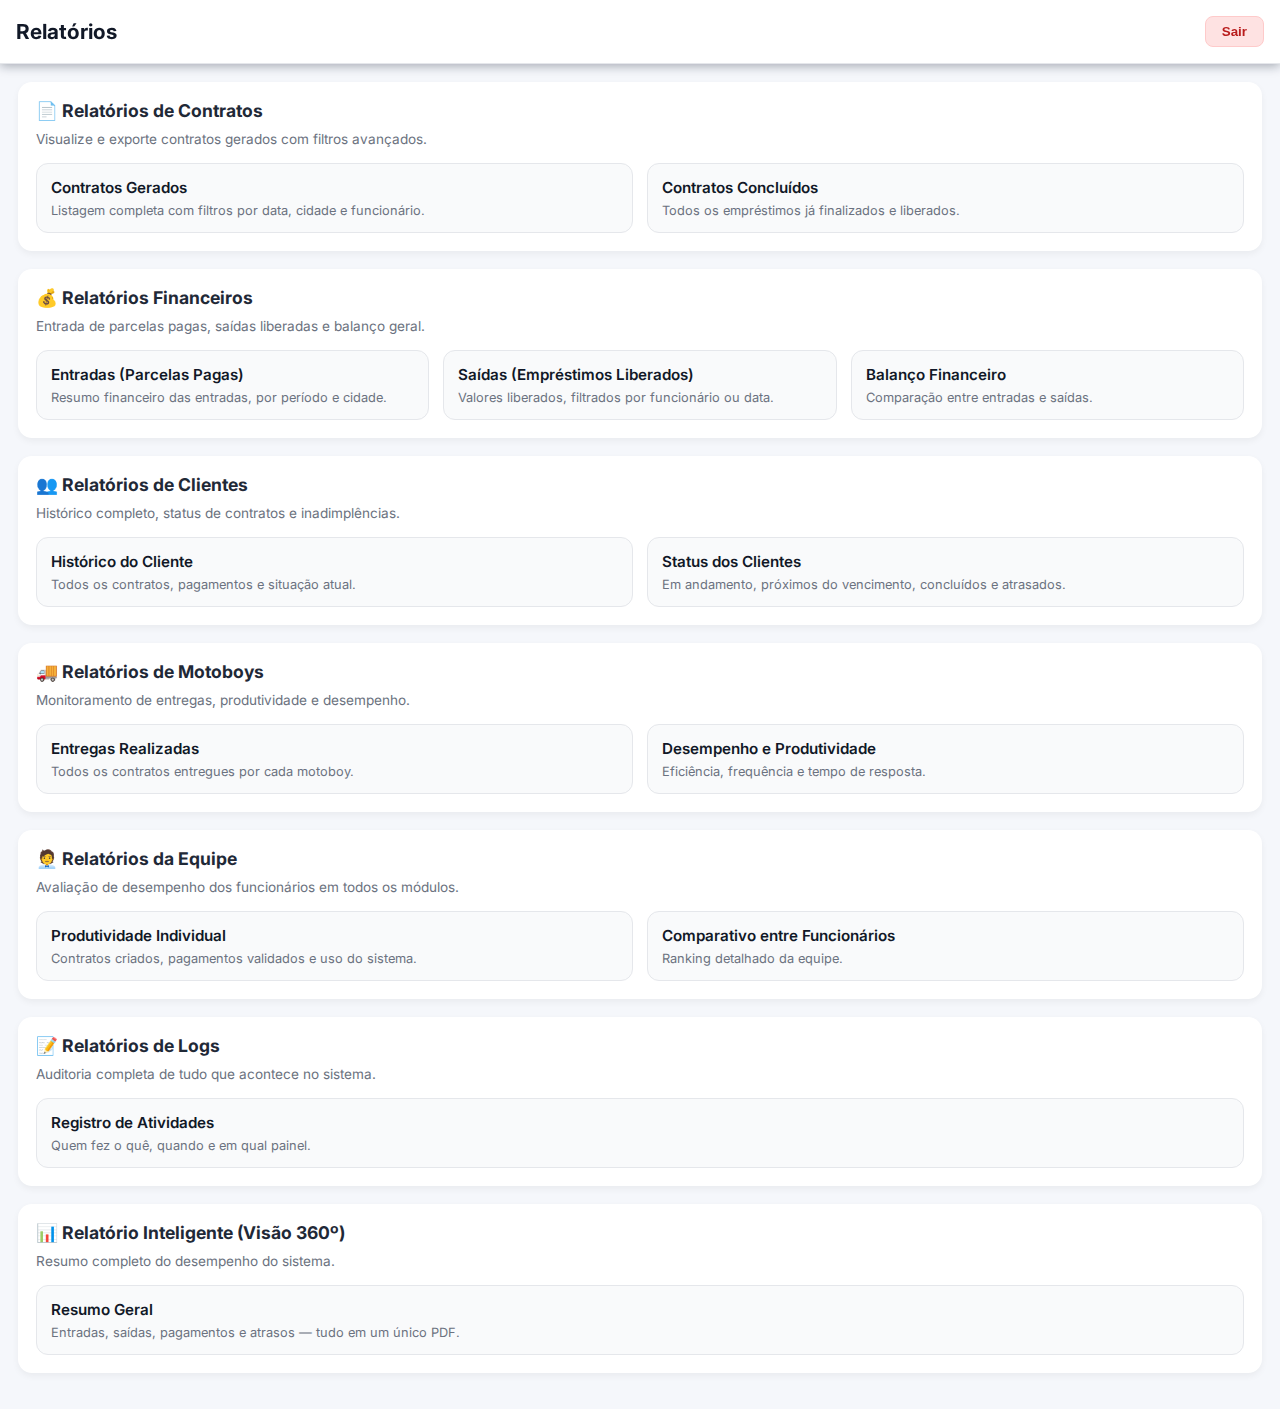
<file: gerencia/relatorios.html>
<!DOCTYPE html>
<html lang="pt-BR">
<head>
<meta charset="UTF-8">
<meta name="viewport" content="width=device-width, initial-scale=1.0">
<title>Relatórios — Painel da Gerência</title>

<link rel="stylesheet" href="../css/style.css">
<link href="https://fonts.googleapis.com/css2?family=Inter:wght@400;500;600;700&display=swap" rel="stylesheet">

<style>
  body {
    background: #f5f7fb;
    font-family: "Inter", sans-serif;
    margin: 0;
    padding: 0;
  }

  .topbar {
    background: white;
    padding: 16px;
    border-bottom: 1px solid #e5e7eb;
    display: flex;
    justify-content: space-between;
    align-items: center;
  }

  .topbar-title {
    font-size: 1.3rem;
    font-weight: 700;
    color: #111827;
  }

  #btnLogoutHeader {
    background: #fee2e2;
    border: 1px solid #fecaca;
    color: #b91c1c;
    padding: 7px 16px;
    border-radius: 8px;
    font-weight: 600;
    cursor: pointer;
    transition: 0.2s;
  }

  #btnLogoutHeader:hover {
    background: #fecaca;
  }

  /* Container */
  .wrapper {
    padding: 18px;
  }

  .section-block {
    background: white;
    padding: 18px;
    border-radius: 14px;
    margin-bottom: 18px;
    box-shadow: 0 3px 7px rgba(0,0,0,0.05);
  }

  .section-title {
    font-size: 1.1rem;
    font-weight: 700;
    color: #1f2937;
    margin-bottom: 10px;
  }

  .section-desc {
    color: #6b7280;
    font-size: 0.85rem;
    margin-bottom: 16px;
  }

  /* Cards internos */
  .card-grid {
    display: grid;
    grid-template-columns: repeat(auto-fit, minmax(240px, 1fr));
    gap: 14px;
  }

  .report-card {
    background: #f9fafb;
    border: 1px solid #e5e7eb;
    border-radius: 12px;
    padding: 14px;
    transition: 0.2s ease;
    cursor: pointer;
  }

  .report-card:hover {
    background: #f3f4f6;
  }

  .report-title {
    font-size: 0.95rem;
    font-weight: 600;
    color: #111827;
  }

  .report-desc {
    font-size: 0.8rem;
    color: #6b7280;
    margin-top: 6px;
  }

</style>
</head>

<body>

<!-- Topo -->
<header class="topbar">
  <div class="topbar-title">Relatórios</div>
  <button id="btnLogoutHeader">Sair</button>
</header>

<main class="wrapper">

  <!-- 📄 CONTRATOS -->
  <div class="section-block">
    <div class="section-title">📄 Relatórios de Contratos</div>
    <div class="section-desc">Visualize e exporte contratos gerados com filtros avançados.</div>

    <div class="card-grid">
      <div class="report-card">
        <div class="report-title">Contratos Gerados</div>
        <div class="report-desc">Listagem completa com filtros por data, cidade e funcionário.</div>
      </div>

      <div class="report-card">
        <div class="report-title">Contratos Concluídos</div>
        <div class="report-desc">Todos os empréstimos já finalizados e liberados.</div>
      </div>
    </div>
  </div>

  <!-- 💰 FINANCEIRO -->
  <div class="section-block">
    <div class="section-title">💰 Relatórios Financeiros</div>
    <div class="section-desc">Entrada de parcelas pagas, saídas liberadas e balanço geral.</div>

    <div class="card-grid">
      <div class="report-card">
        <div class="report-title">Entradas (Parcelas Pagas)</div>
        <div class="report-desc">Resumo financeiro das entradas, por período e cidade.</div>
      </div>

      <div class="report-card">
        <div class="report-title">Saídas (Empréstimos Liberados)</div>
        <div class="report-desc">Valores liberados, filtrados por funcionário ou data.</div>
      </div>

      <div class="report-card">
        <div class="report-title">Balanço Financeiro</div>
        <div class="report-desc">Comparação entre entradas e saídas.</div>
      </div>
    </div>
  </div>

  <!-- 👥 CLIENTES -->
  <div class="section-block">
    <div class="section-title">👥 Relatórios de Clientes</div>
    <div class="section-desc">Histórico completo, status de contratos e inadimplências.</div>

    <div class="card-grid">
      <div class="report-card">
        <div class="report-title">Histórico do Cliente</div>
        <div class="report-desc">Todos os contratos, pagamentos e situação atual.</div>
      </div>

      <div class="report-card">
        <div class="report-title">Status dos Clientes</div>
        <div class="report-desc">Em andamento, próximos do vencimento, concluídos e atrasados.</div>
      </div>
    </div>
  </div>

  <!-- 🚚 MOTOBOYS -->
  <div class="section-block">
    <div class="section-title">🚚 Relatórios de Motoboys</div>
    <div class="section-desc">Monitoramento de entregas, produtividade e desempenho.</div>

    <div class="card-grid">
      <div class="report-card">
        <div class="report-title">Entregas Realizadas</div>
        <div class="report-desc">Todos os contratos entregues por cada motoboy.</div>
      </div>

      <div class="report-card">
        <div class="report-title">Desempenho e Produtividade</div>
        <div class="report-desc">Eficiência, frequência e tempo de resposta.</div>
      </div>
    </div>
  </div>

  <!-- 🧑‍💼 EQUIPE -->
  <div class="section-block">
    <div class="section-title">🧑‍💼 Relatórios da Equipe</div>
    <div class="section-desc">Avaliação de desempenho dos funcionários em todos os módulos.</div>

    <div class="card-grid">
      <div class="report-card">
        <div class="report-title">Produtividade Individual</div>
        <div class="report-desc">Contratos criados, pagamentos validados e uso do sistema.</div>
      </div>

      <div class="report-card">
        <div class="report-title">Comparativo entre Funcionários</div>
        <div class="report-desc">Ranking detalhado da equipe.</div>
      </div>
    </div>
  </div>

  <!-- 📝 LOGS -->
  <div class="section-block">
    <div class="section-title">📝 Relatórios de Logs</div>
    <div class="section-desc">Auditoria completa de tudo que acontece no sistema.</div>

    <div class="card-grid">
      <div class="report-card">
        <div class="report-title">Registro de Atividades</div>
        <div class="report-desc">Quem fez o quê, quando e em qual painel.</div>
      </div>
    </div>
  </div>

  <!-- 📊 INTELIGENTE -->
  <div class="section-block">
    <div class="section-title">📊 Relatório Inteligente (Visão 360º)</div>
    <div class="section-desc">Resumo completo do desempenho do sistema.</div>

    <div class="card-grid">
      <div class="report-card">
        <div class="report-title">Resumo Geral</div>
        <div class="report-desc">Entradas, saídas, pagamentos e atrasos — tudo em um único PDF.</div>
      </div>
    </div>
  </div>

</main>

<!-- LOGOUT -->
<script>
  document.getElementById("btnLogoutHeader").addEventListener("click", () => {
    localStorage.removeItem("financeApp_currentUser");
    window.location.href = "../index.html";
  });
</script>

</body>
</html>
</file>
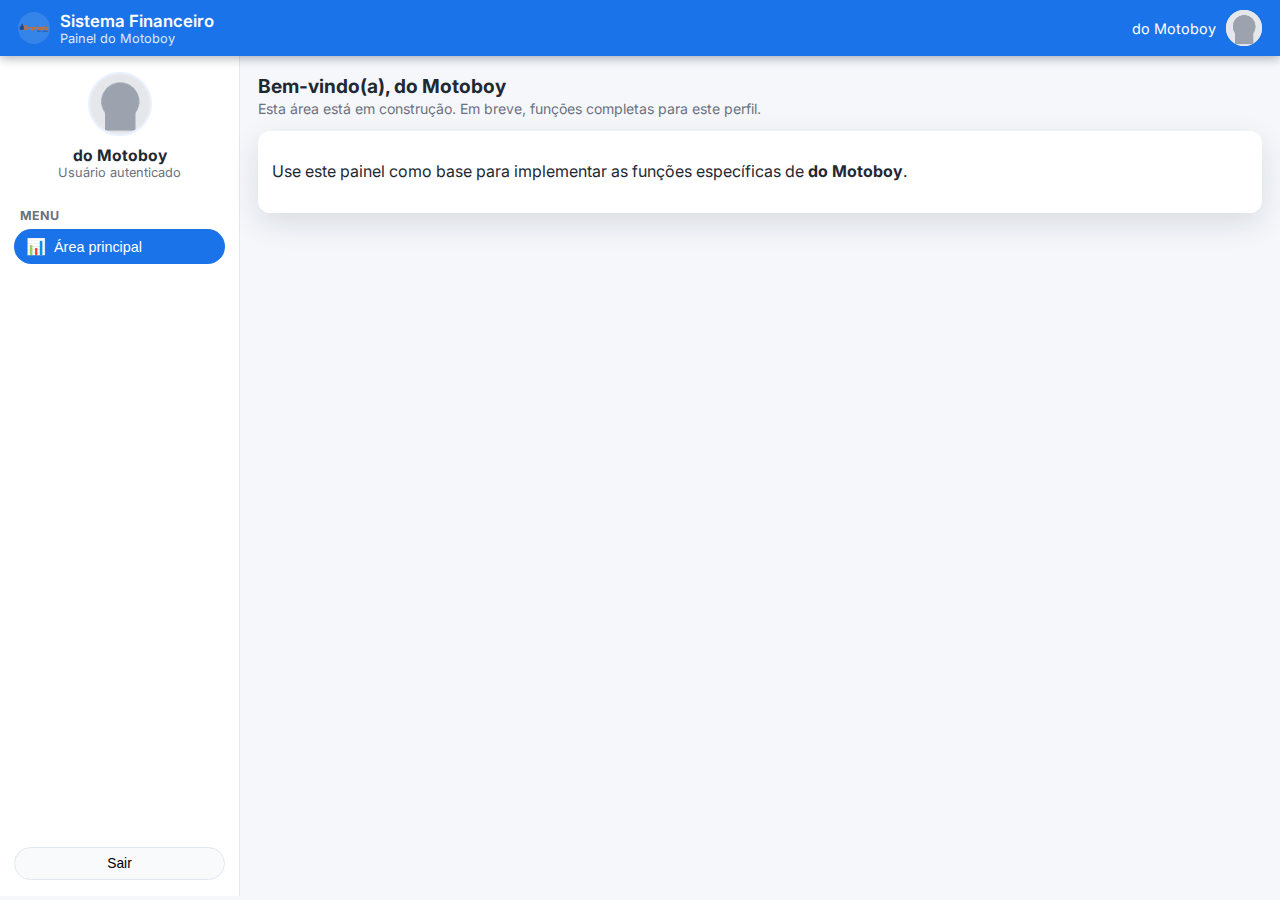
<file: motoboy/motoboy.html>
<!DOCTYPE html>
<html lang="pt-BR">
<head>
  <meta charset="UTF-8">
  <meta name="viewport" content="width=device-width, initial-scale=1.0">
  <title>Painel do Motoboy</title>
  <link rel="stylesheet" href="../css/style.css">
  <link href="https://fonts.googleapis.com/css2?family=Inter:wght@400;500;600;700&display=swap" rel="stylesheet">
</head>
<body class="panel-body">

<header class="topbar">
  <div class="topbar-left">
    <img src="../icons/logo.png" class="topbar-logo" alt="Logo">
    <div class="topbar-info">
      <div class="topbar-title">Sistema Financeiro</div>
      <div style="font-size:0.8rem;opacity:.85;">Painel do Motoboy</div>
    </div>
  </div>
  <div class="topbar-user">
    <span id="headerUserName">do Motoboy</span>
    <img src="../icons/user-default.png" id="headerAvatar" class="topbar-avatar" alt="Avatar">
  </div>
</header>

<div class="panel-layout">
  <aside class="sidebar-new">
    <div class="sidebar-user">
      <img src="../icons/user-default.png" id="sidebarAvatar" class="sidebar-photo" alt="Avatar">
      <h3 id="sidebarName">do Motoboy</h3>
      <p class="sidebar-role">Usuário autenticado</p>
    </div>

    <nav class="sidebar-menu">
      <h4 class="sidebar-section">Menu</h4>
      <button class="menu-item active">
        <span class="mi-icon">📊</span> Área principal
      </button>
    </nav>

    <button id="btnLogout" class="logout-btn">Sair</button>
  </aside>

  <main class="panel-main">
    <div class="panel-header">
      <h2>Bem-vindo(a), do Motoboy</h2>
      <p class="panel-desc">Esta área está em construção. Em breve, funções completas para este perfil.</p>
    </div>

    <section class="panel-section active">
      <div class="card-new">
        <p>Use este painel como base para implementar as funções específicas de <strong>do Motoboy</strong>.</p>
      </div>
    </section>
  </main>
</div>

<script>
  document.getElementById('btnLogout').addEventListener('click', () => {
    localStorage.removeItem('financeApp_currentUser');
    window.location.href = '../index.html';
  });
</script>

</body>
</html>
</file>
<file: css/style.css>
*,
*::before,
*::after {
  box-sizing: border-box;
}

:root {
  --color-primary: #1a73e8;
  --color-primary-dark: #1558b5;
  --color-primary-soft: #e8f1ff;
  --color-bg: #f5f7fb;
  --color-bg-card: #ffffff;
  --color-border: #e2e8f0;
  --color-text-main: #1f2933;
  --color-text-muted: #6b7280;
  --color-danger: #ef4444;
  --color-success: #16a34a;
  --radius-md: 12px;
  --radius-lg: 18px;
  --shadow-soft: 0 10px 30px rgba(15, 23, 42, 0.12);
  --font-main: "Inter", system-ui, -apple-system, BlinkMacSystemFont, "Segoe UI", sans-serif;
  --transition-fast: 0.18s ease-out;
}

html, body {
  margin: 0;
  padding: 0;
  height: 100%;
  font-family: var(--font-main);
  color: var(--color-text-main);
}

/* =============== LOGIN ================= */

body.login-body {
  min-height: 100vh;
  display: flex;
  align-items: center;
  justify-content: center;
  background: linear-gradient(135deg, #1a73e8 0%, #2563eb 40%, #38bdf8 100%);
  padding: 16px;
}

.login-wrapper {
  width: 100%;
  max-width: 420px;
}

.login-card {
  background: var(--color-bg-card);
  border-radius: var(--radius-lg);
  box-shadow: var(--shadow-soft);
  padding: 26px 22px 20px;
}

.login-header {
  text-align: center;
  margin-bottom: 18px;
}

.login-logo {
  height: 64px;
  width: auto;
  object-fit: contain;
  margin-bottom: 8px;
}

.login-title {
  margin: 0;
  font-size: 1.3rem;
  font-weight: 700;
}

.login-subtitle {
  margin: 4px 0 0;
  font-size: 0.9rem;
  color: var(--color-text-muted);
}

.login-form {
  display: flex;
  flex-direction: column;
  gap: 12px;
}

.form-label {
  font-size: 0.85rem;
  font-weight: 600;
  margin-bottom: 4px;
}

.input-box {
  position: relative;
  display: flex;
  align-items: center;
}

.input-box input {
  width: 100%;
  padding: 10px 12px 10px 40px;
  border-radius: 999px;
  border: 1px solid var(--color-border);
  font-size: 0.95rem;
  outline: none;
  transition: border var(--transition-fast), box-shadow var(--transition-fast);
}

.input-box input:focus {
  border-color: var(--color-primary);
  box-shadow: 0 0 0 1px rgba(26, 115, 232, 0.25);
}

.input-icon {
  position: absolute;
  left: 14px;
  font-size: 0.95rem;
  color: var(--color-primary);
}

.input-icon.eye {
  left: auto;
  right: 14px;
  cursor: pointer;
  color: var(--color-text-muted);
}

.remember-line {
  display: flex;
  align-items: center;
  gap: 6px;
  font-size: 0.85rem;
  margin: 6px 0 10px;
  color: var(--color-text-muted);
}

.btn-primary {
  border-radius: 999px;
  border: none;
  background: var(--color-primary);
  color: #fff;
  padding: 10px 16px;
  font-size: 0.95rem;
  font-weight: 600;
  cursor: pointer;
  transition: background var(--transition-fast), box-shadow var(--transition-fast), transform var(--transition-fast);
  box-shadow: 0 8px 22px rgba(26, 115, 232, 0.4);
}

.btn-primary:hover {
  background: var(--color-primary-dark);
  box-shadow: 0 10px 28px rgba(26, 115, 232, 0.5);
  transform: translateY(-1px);
}

.btn-secondary {
  border-radius: 999px;
  border: 1px solid var(--color-border);
  background: #f9fafb;
  color: var(--color-text-main);
  padding: 8px 14px;
  font-size: 0.9rem;
  font-weight: 500;
  cursor: pointer;
  transition: background var(--transition-fast), border-color var(--transition-fast);
}

.btn-secondary:hover {
  background: #eef2ff;
  border-color: var(--color-primary);
}

.full {
  width: 100%;
}

.login-links {
  margin-top: 14px;
  display: flex;
  flex-direction: column;
  gap: 4px;
  text-align: center;
}

.login-links .link {
  border: none;
  background: none;
  color: var(--color-primary);
  font-size: 0.86rem;
  cursor: pointer;
  text-decoration: underline;
}

.login-links .link:hover {
  color: var(--color-primary-dark);
}

/* Modal base */

.modal-backdrop {
  position: fixed;
  inset: 0;
  background: rgba(15, 23, 42, 0.55);
  display: none;
  align-items: center;
  justify-content: center;
  z-index: 40;
}

.modal-backdrop.active {
  display: flex;
}

.modal-card {
  background: #fff;
  border-radius: var(--radius-lg);
  box-shadow: var(--shadow-soft);
  padding: 18px 18px 14px;
  max-width: 520px;
  width: 100%;
}

.modal-card.small {
  max-width: 420px;
}

.modal-header {
  display: flex;
  justify-content: space-between;
  align-items: center;
  gap: 10px;
  margin-bottom: 8px;
}

.modal-header h2 {
  margin: 0;
  font-size: 1.05rem;
}

.modal-close {
  border-radius: 999px;
  border: none;
  background: #eef2ff;
  width: 28px;
  height: 28px;
  cursor: pointer;
}

.modal-info {
  font-size: 0.86rem;
  color: var(--color-text-muted);
  margin-bottom: 8px;
}

.form-grid {
  display: grid;
  grid-template-columns: repeat(2, minmax(0, 1fr));
  gap: 10px 14px;
}

.form-group {
  display: flex;
  flex-direction: column;
  gap: 4px;
}

.form-group label {
  font-size: 0.84rem;
  font-weight: 600;
}

.form-group input,
.form-group select {
  padding: 8px 10px;
  border-radius: 999px;
  border: 1px solid var(--color-border);
  font-size: 0.9rem;
  outline: none;
}

.form-group input:focus,
.form-group select:focus {
  border-color: var(--color-primary);
  box-shadow: 0 0 0 1px rgba(26, 115, 232, 0.25);
}

.form-group.full-width {
  grid-column: 1 / -1;
}

.help-text {
  font-size: 0.78rem;
  color: var(--color-text-muted);
}

.modal-actions {
  margin-top: 12px;
  display: flex;
  justify-content: flex-end;
  gap: 10px;
}

.feedback-message {
  margin-top: 6px;
  font-size: 0.82rem;
}

.feedback-message.error {
  color: var(--color-danger);
}

.feedback-message.success {
  color: var(--color-success);
}

/* =============== DASHBOARD (CAIXA) ================= */

body.panel-body {
  min-height: 100vh;
  margin: 0;
  background: var(--color-bg);
}

.topbar {
  position: sticky;
  top: 0;
  z-index: 30;
  background: var(--color-primary);
  color: #fff;
  padding: 10px 18px;
  display: flex;
  align-items: center;
  justify-content: space-between;
  box-shadow: 0 2px 10px rgba(15, 23, 42, 0.35);
}

.topbar-left {
  display: flex;
  align-items: center;
  gap: 10px;
}

.topbar-logo {
  height: 32px;
  width: 32px;
  border-radius: 999px;
  background: rgba(255, 255, 255, 0.12);
  object-fit: contain;
}

.topbar-title {
  font-size: 1.05rem;
  font-weight: 600;
}

.topbar-user {
  display: flex;
  align-items: center;
  gap: 10px;
  font-size: 0.9rem;
}

.topbar-avatar {
  width: 36px;
  height: 36px;
  border-radius: 999px;
  background: #fff;
  object-fit: cover;
}

/* Layout */

.panel-layout {
  display: flex;
  min-height: calc(100vh - 60px);
}

.sidebar-new {
  width: 240px;
  background: #ffffff;
  border-right: 1px solid var(--color-border);
  padding: 16px 14px;
  display: flex;
  flex-direction: column;
  gap: 16px;
}

.sidebar-user {
  text-align: center;
}

.sidebar-photo {
  width: 64px;
  height: 64px;
  border-radius: 999px;
  object-fit: cover;
  margin-bottom: 6px;
  border: 2px solid var(--color-primary-soft);
}

.sidebar-user h3 {
  margin: 0;
  font-size: 0.98rem;
}

.sidebar-role {
  margin: 0;
  font-size: 0.8rem;
  color: var(--color-text-muted);
}

.sidebar-section {
  font-size: 0.78rem;
  text-transform: uppercase;
  color: var(--color-text-muted);
  margin: 12px 6px 6px;
}

.sidebar-menu {
  flex: 1;
}

.menu-item {
  width: 100%;
  text-align: left;
  border-radius: 999px;
  border: none;
  padding: 8px 12px;
  display: flex;
  align-items: center;
  gap: 8px;
  background: transparent;
  cursor: pointer;
  font-size: 0.9rem;
  color: var(--color-text-muted);
  transition: background var(--transition-fast), color var(--transition-fast);
}

.menu-item .mi-icon {
  font-size: 1rem;
}

.menu-item:hover {
  background: var(--color-primary-soft);
  color: var(--color-primary-dark);
}

.menu-item.active {
  background: var(--color-primary);
  color: #fff;
}

.menu-item.disabled {
  opacity: 0.45;
  cursor: not-allowed;
}

.logout-btn {
  margin-top: 6px;
  border-radius: 999px;
  border: 1px solid var(--color-border);
  background: #f9fafb;
  padding: 8px 10px;
  font-size: 0.86rem;
  cursor: pointer;
}

.logout-btn:hover {
  background: #fee2e2;
  border-color: #fecaca;
}

/* Main */

.panel-main {
  flex: 1;
  padding: 18px 18px 24px;
  display: flex;
  flex-direction: column;
  gap: 14px;
}

.panel-header {
  display: flex;
  flex-direction: column;
  gap: 2px;
}

.panel-header h2 {
  margin: 0;
  font-size: 1.2rem;
}

.panel-desc {
  margin: 0;
  font-size: 0.88rem;
  color: var(--color-text-muted);
}

.panel-section {
  display: none;
}

.panel-section.active {
  display: block;
}

/* cards & forms */

.card-new {
  background: var(--color-bg-card);
  border-radius: var(--radius-md);
  box-shadow: var(--shadow-soft);
  padding: 14px 14px 16px;
  margin-bottom: 14px;
}

.card-title {
  margin: 0 0 8px;
  font-size: 1rem;
}

.form-grid-2 {
  display: grid;
  grid-template-columns: repeat(2, minmax(0, 1fr));
  gap: 10px 14px;
}

.form-grid-3 {
  display: grid;
  grid-template-columns: repeat(3, minmax(0, 1fr));
  gap: 10px 14px;
}

.form-item {
  display: flex;
  flex-direction: column;
  gap: 4px;
}

.form-item label {
  font-size: 0.84rem;
  font-weight: 600;
}

.form-item input,
.form-item select {
  border-radius: 999px;
  border: 1px solid var(--color-border);
  padding: 8px 10px;
  font-size: 0.9rem;
  outline: none;
}

.form-item input:focus,
.form-item select:focus {
  border-color: var(--color-primary);
  box-shadow: 0 0 0 1px rgba(26, 115, 232, 0.25);
}

.form-item.full {
  grid-column: 1 / -1;
}

.parcel-box {
  margin-top: 10px;
  border-radius: var(--radius-md);
  border: 1px solid var(--color-border);
  padding: 10px 10px 6px;
  max-height: 220px;
  overflow-y: auto;
  background: #f9fafb;
  font-size: 0.84rem;
}

.parcel-row {
  display: grid;
  grid-template-columns: 1.4fr 1fr auto;
  gap: 6px;
  align-items: center;
  margin-bottom: 6px;
}

.parcel-row input {
  padding: 6px 8px;
  border-radius: 999px;
  border: 1px solid var(--color-border);
  font-size: 0.84rem;
}

.btn-small-danger {
  border-radius: 999px;
  border: none;
  background: #fee2e2;
  color: #b91c1c;
  padding: 4px 8px;
  font-size: 0.78rem;
  cursor: pointer;
}

.btn-small-danger:hover {
  background: #fecaca;
}

.upload-label {
  font-size: 0.86rem;
  font-weight: 600;
}

.upload-input {
  margin-top: 4px;
  font-size: 0.86rem;
}

.docs-list {
  margin-top: 6px;
  font-size: 0.8rem;
  max-height: 120px;
  overflow-y: auto;
}

.docs-item {
  display: flex;
  justify-content: space-between;
  gap: 6px;
  margin-bottom: 4px;
}

.docs-status {
  padding: 2px 8px;
  border-radius: 999px;
  font-size: 0.74rem;
}

.docs-status.pending {
  background: #fef3c7;
  color: #92400e;
}

.docs-status.saved {
  background: #dcfce7;
  color: #166534;
}

.select {
  border-radius: 999px;
  border: 1px solid var(--color-border);
  padding: 8px 10px;
  font-size: 0.9rem;
  outline: none;
  width: 100%;
}

.action-row {
  margin-top: 12px;
  display: flex;
  flex-wrap: wrap;
  gap: 8px;
}

.action-row .full {
  flex: 1 1 160px;
}

/* lists for clientes/envios */

.table-list {
  width: 100%;
  border-collapse: collapse;
  font-size: 0.86rem;
}

.table-list thead {
  background: #f1f5f9;
}

.table-list th,
.table-list td {
  padding: 8px 6px;
  border-bottom: 1px solid var(--color-border);
  text-align: left;
}

.table-list th {
  font-weight: 600;
  font-size: 0.8rem;
  color: var(--color-text-muted);
}

/* toast */

.toast {
  position: fixed;
  bottom: 14px;
  right: 14px;
  background: #111827;
  color: #f9fafb;
  padding: 8px 12px;
  border-radius: 999px;
  display: none;
  align-items: center;
  gap: 8px;
  font-size: 0.82rem;
  box-shadow: var(--shadow-soft);
}

.toast.show {
  display: inline-flex;
}

/* responsive */

@media (max-width: 900px) {
  .panel-layout {
    flex-direction: column;
  }
  .sidebar-new {
    width: 100%;
    flex-direction: row;
    align-items: center;
    padding: 10px 10px;
  }
  .sidebar-user {
    display: none;
  }
  .sidebar-menu {
    display: flex;
    gap: 4px;
  }
  .menu-item {
    font-size: 0.78rem;
    padding-inline: 10px;
  }
  .panel-main {
    padding: 12px;
  }
}

@media (max-width: 600px) {
  .form-grid-2,
  .form-grid-3 {
    grid-template-columns: 1fr;
  }
  .parcel-row {
    grid-template-columns: 1fr;
  }
}
</file>
